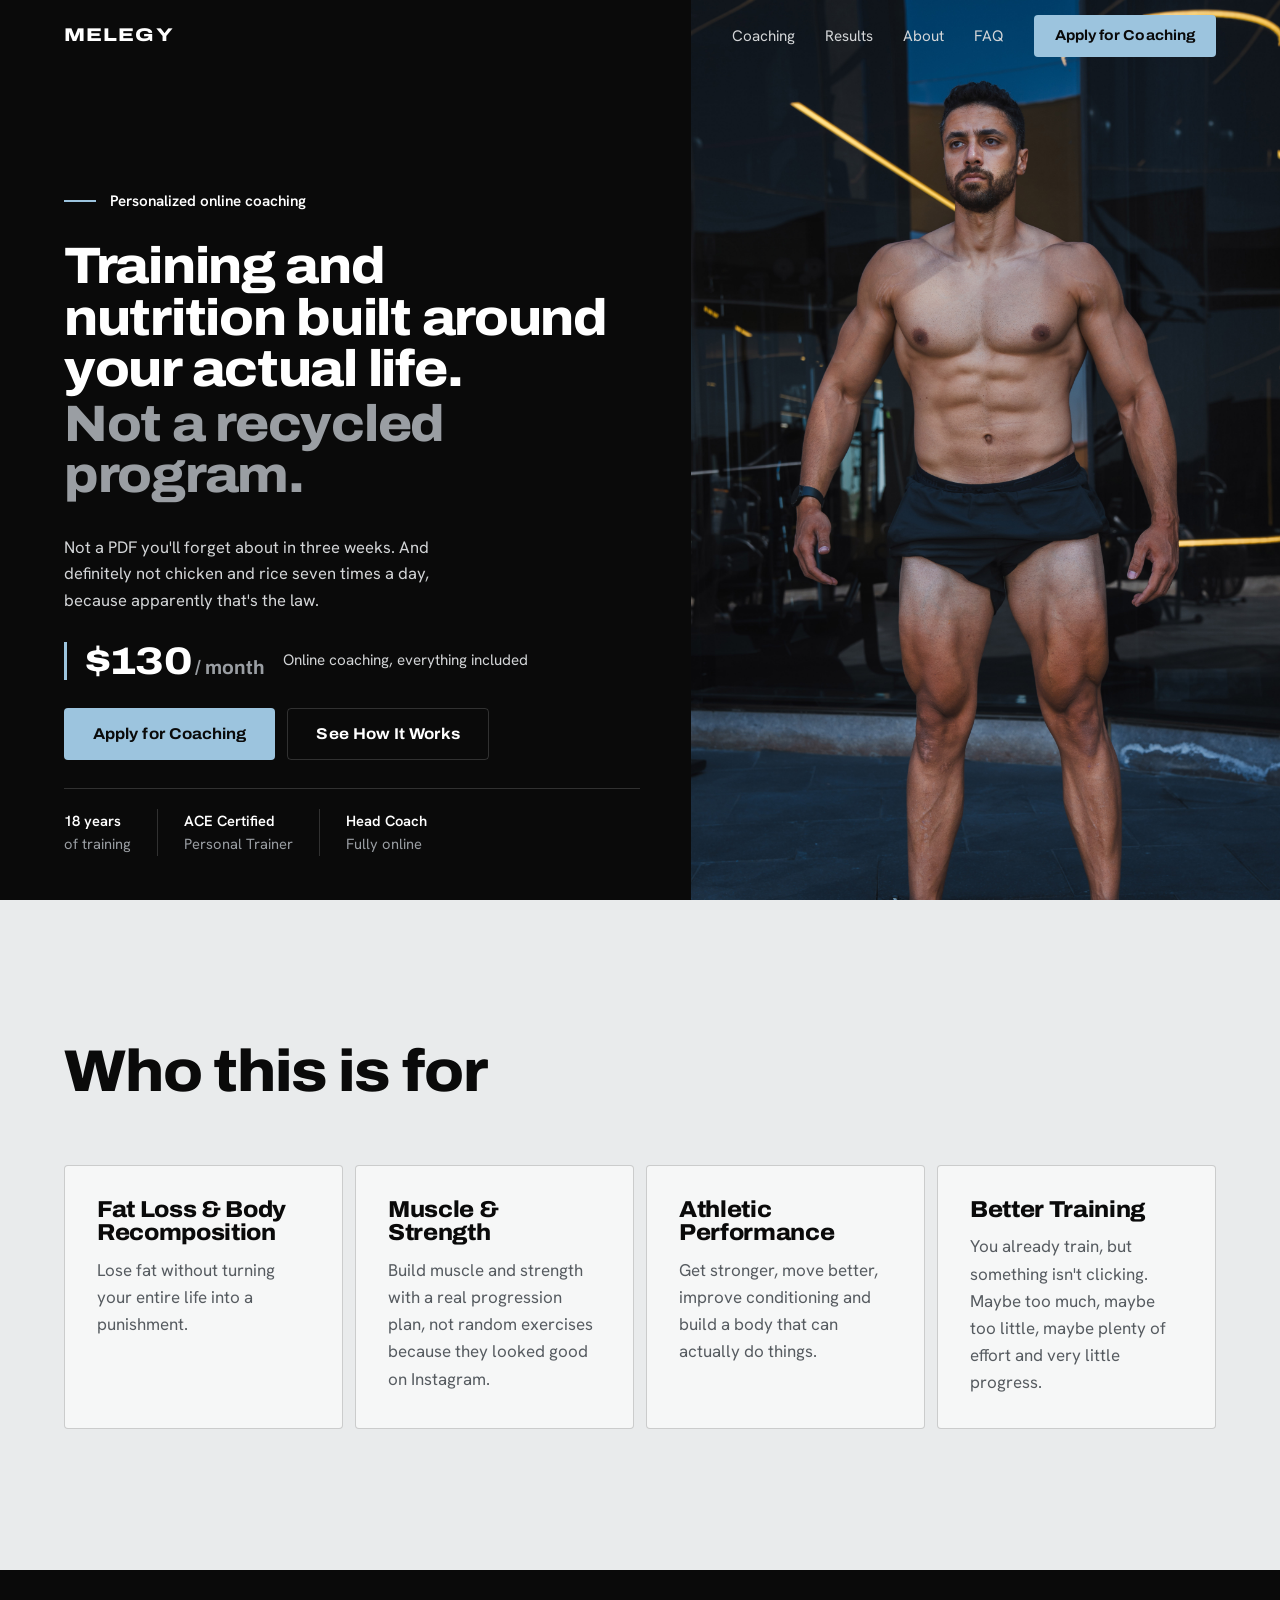
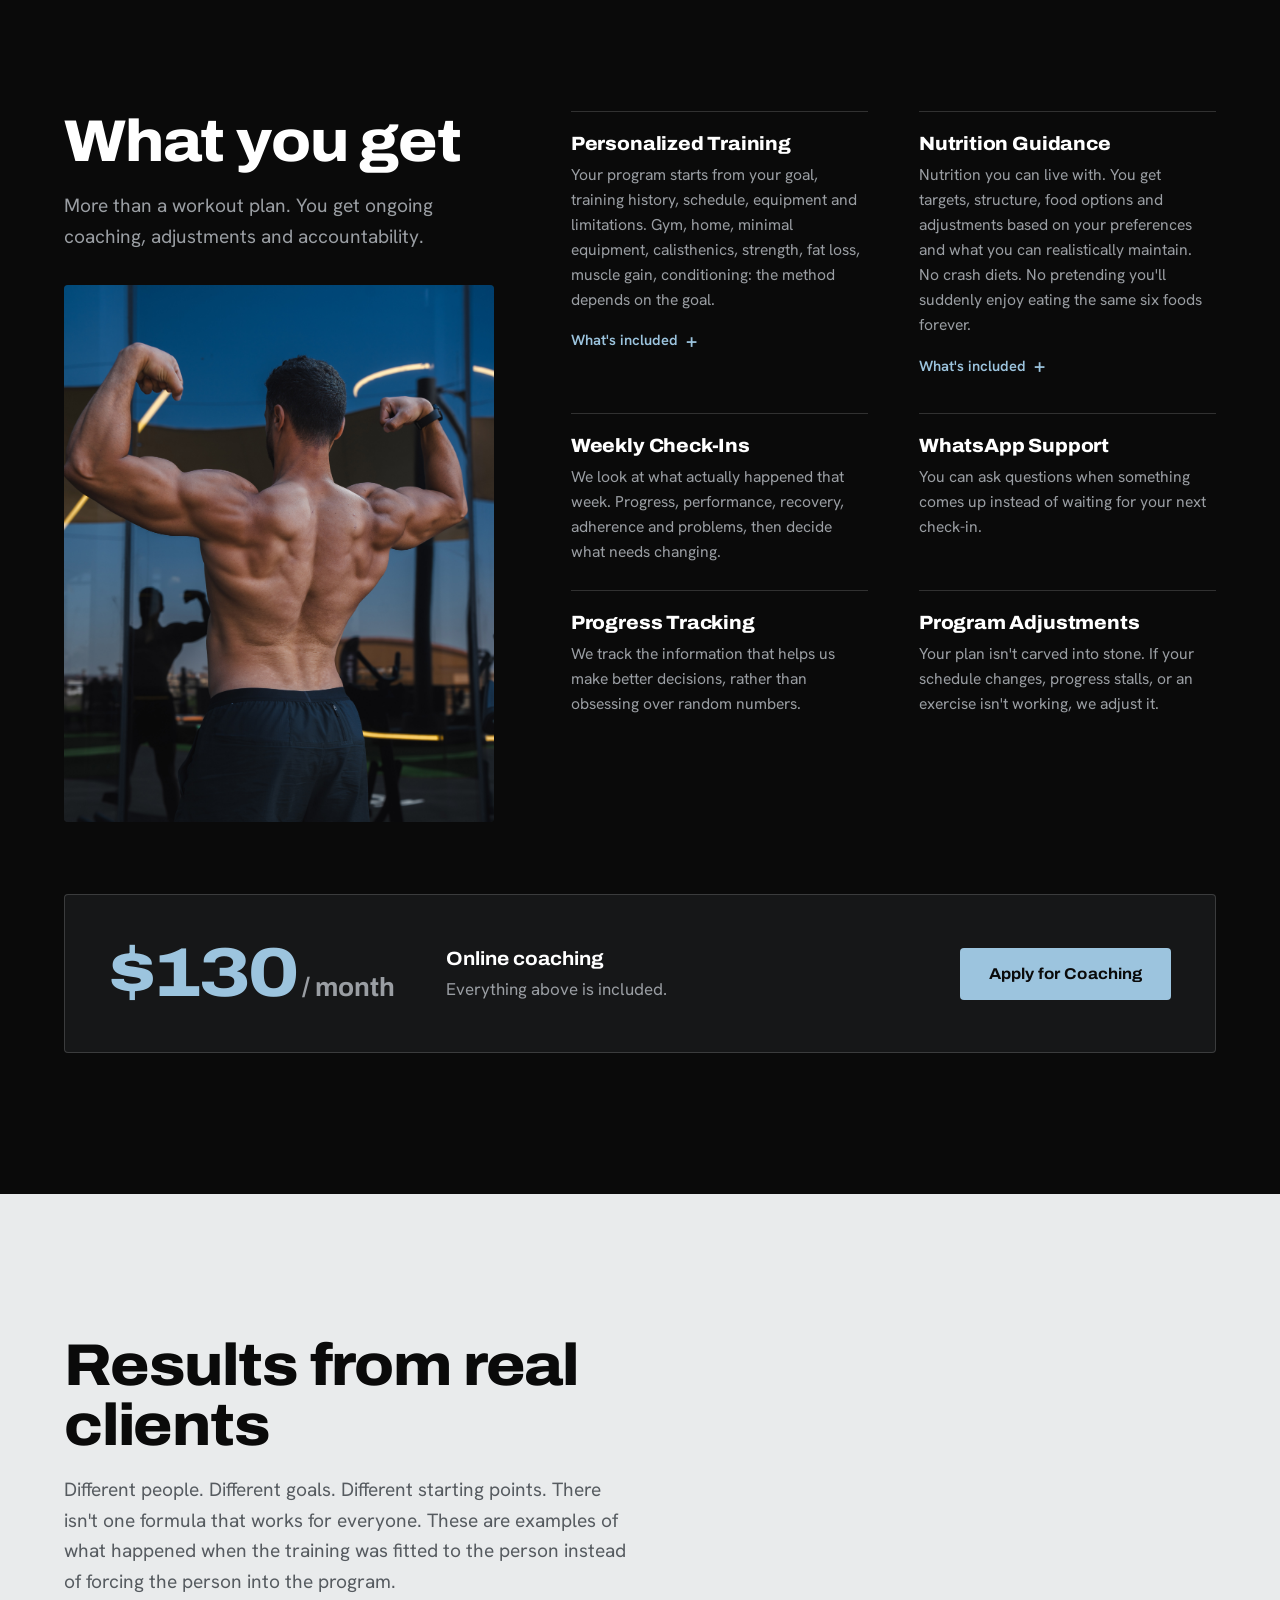
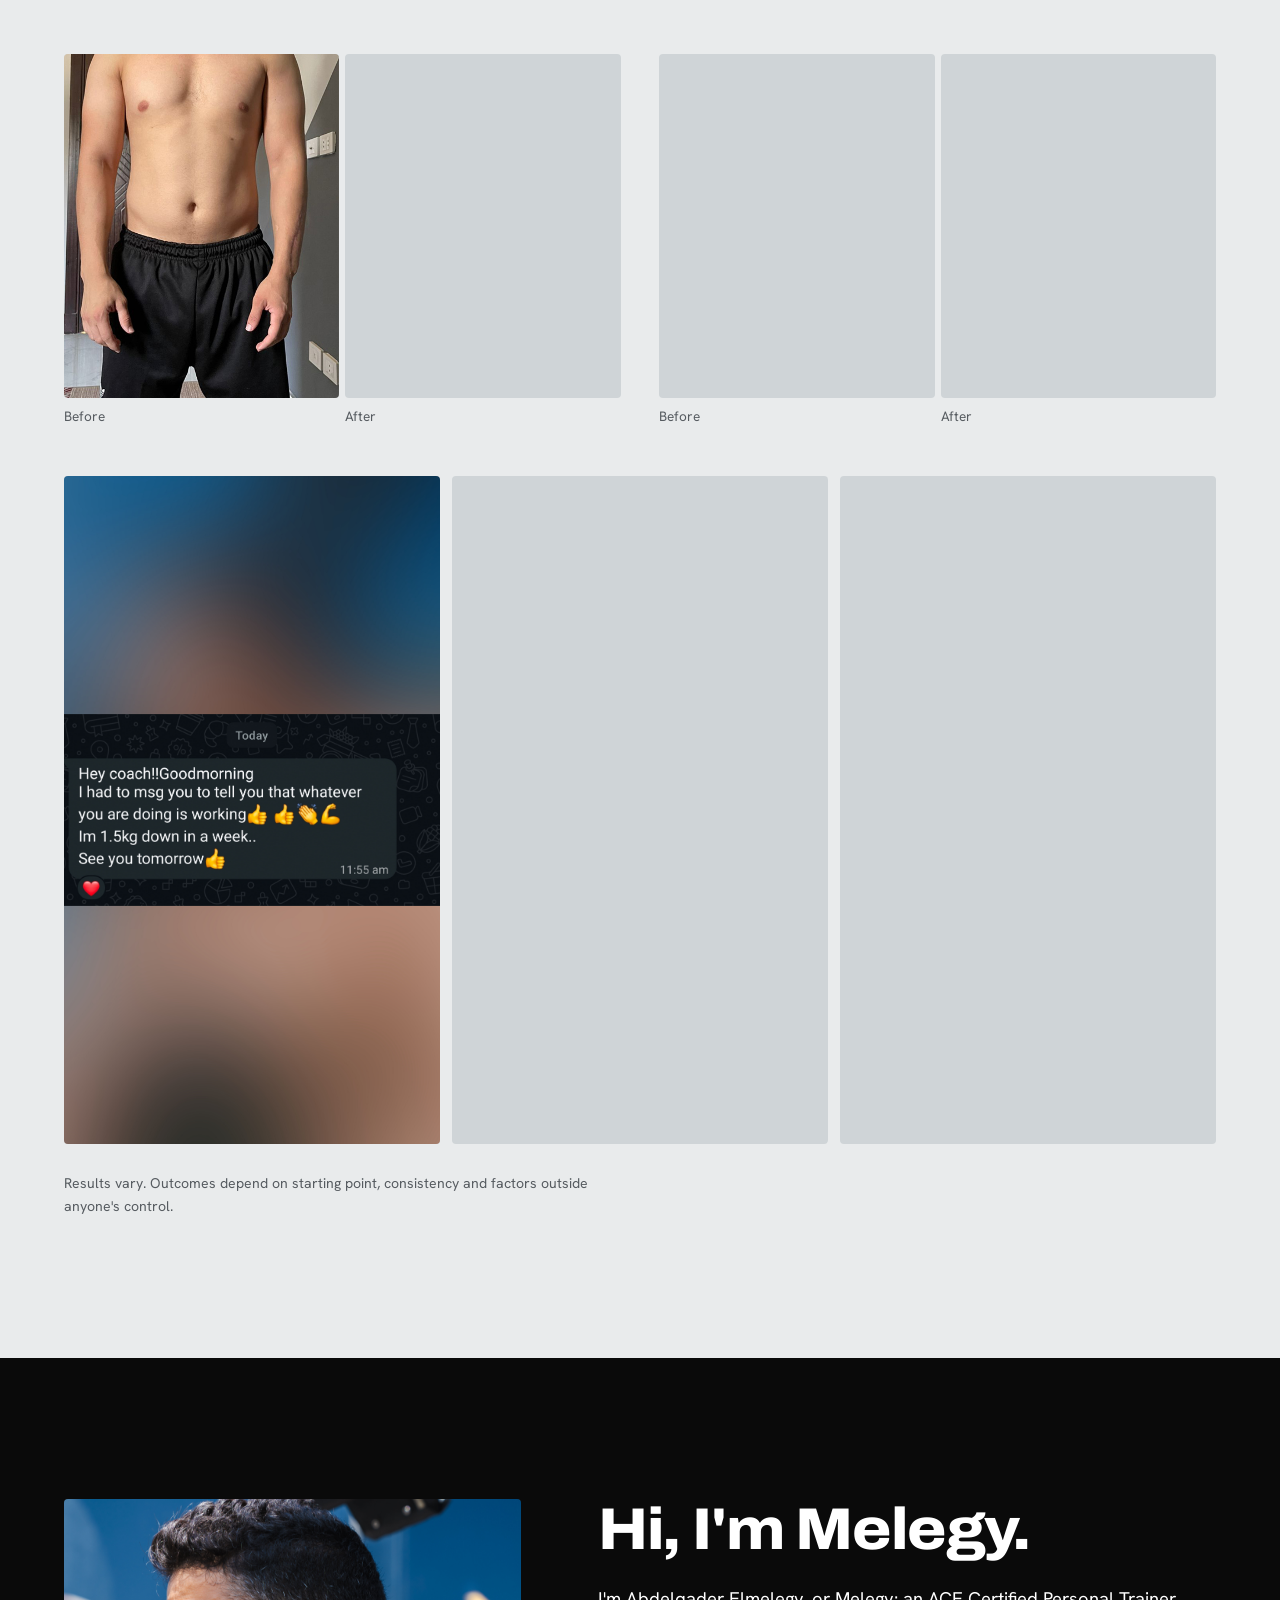
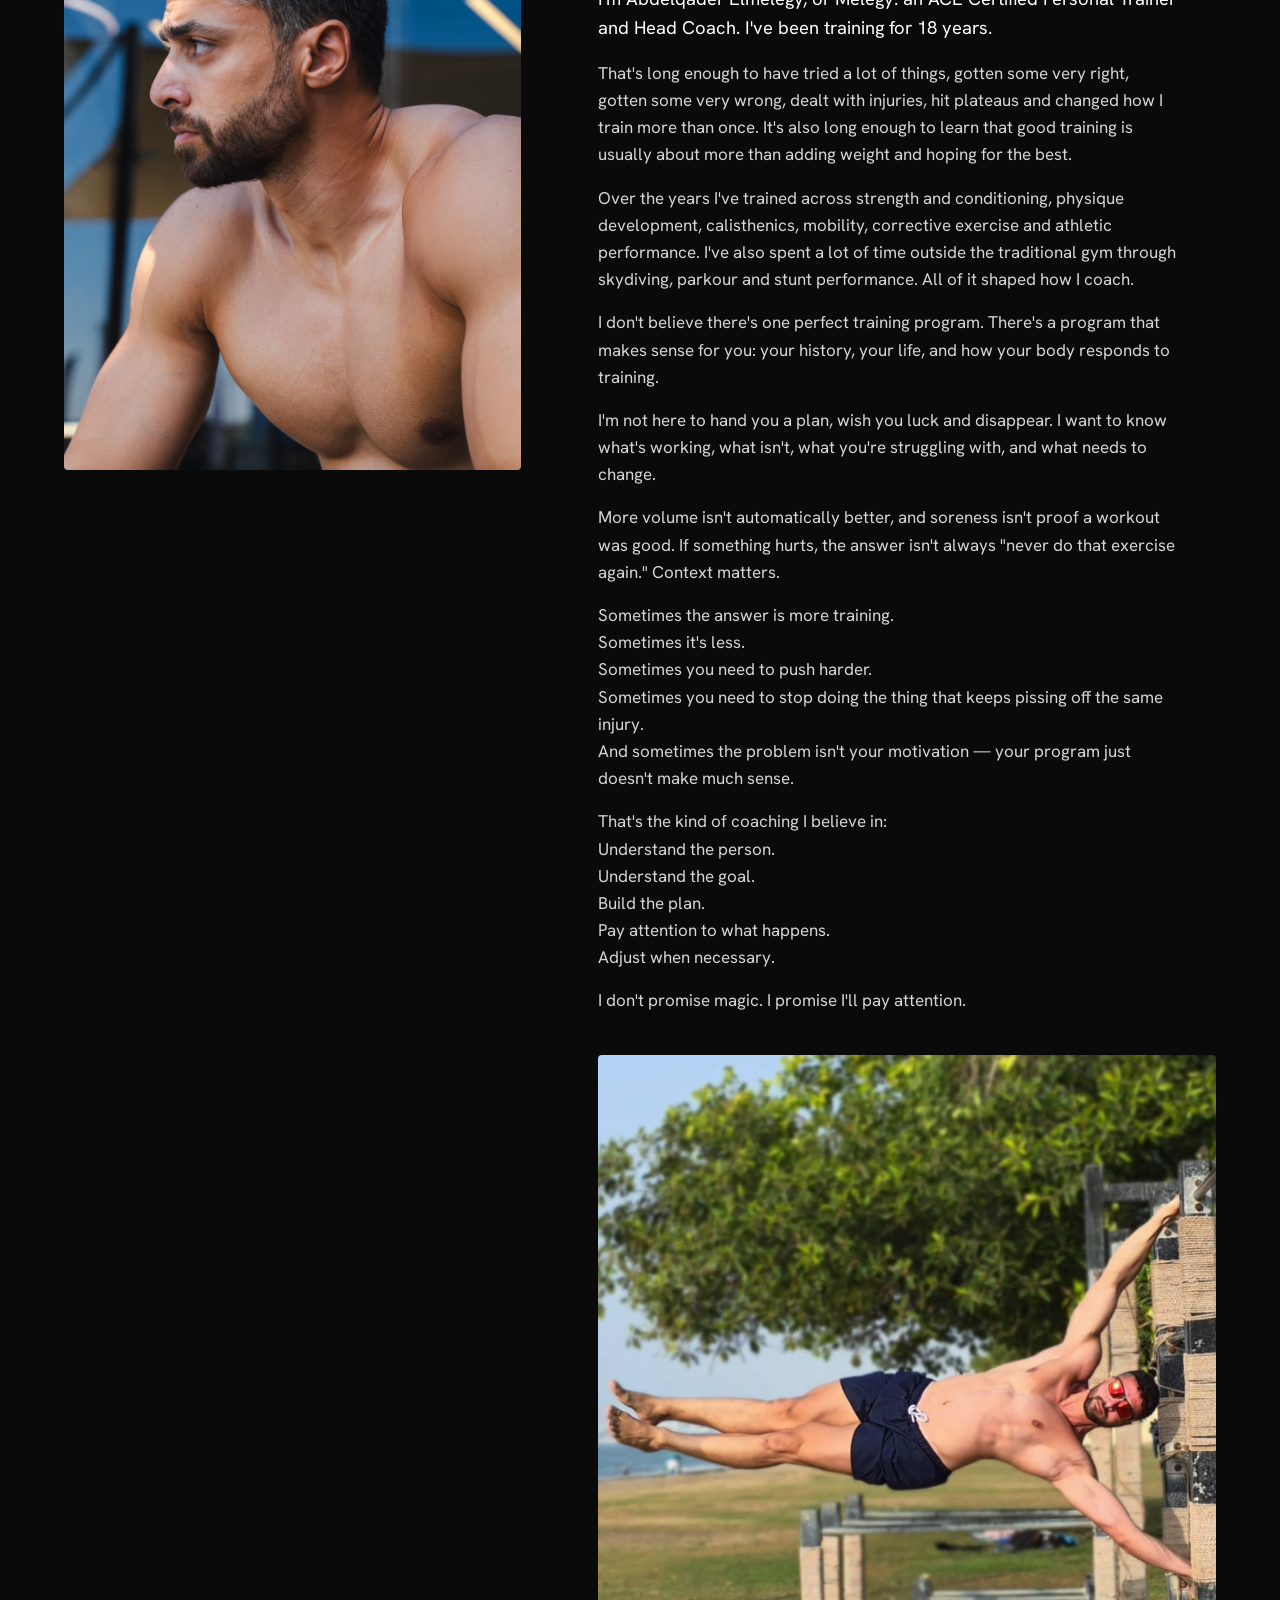
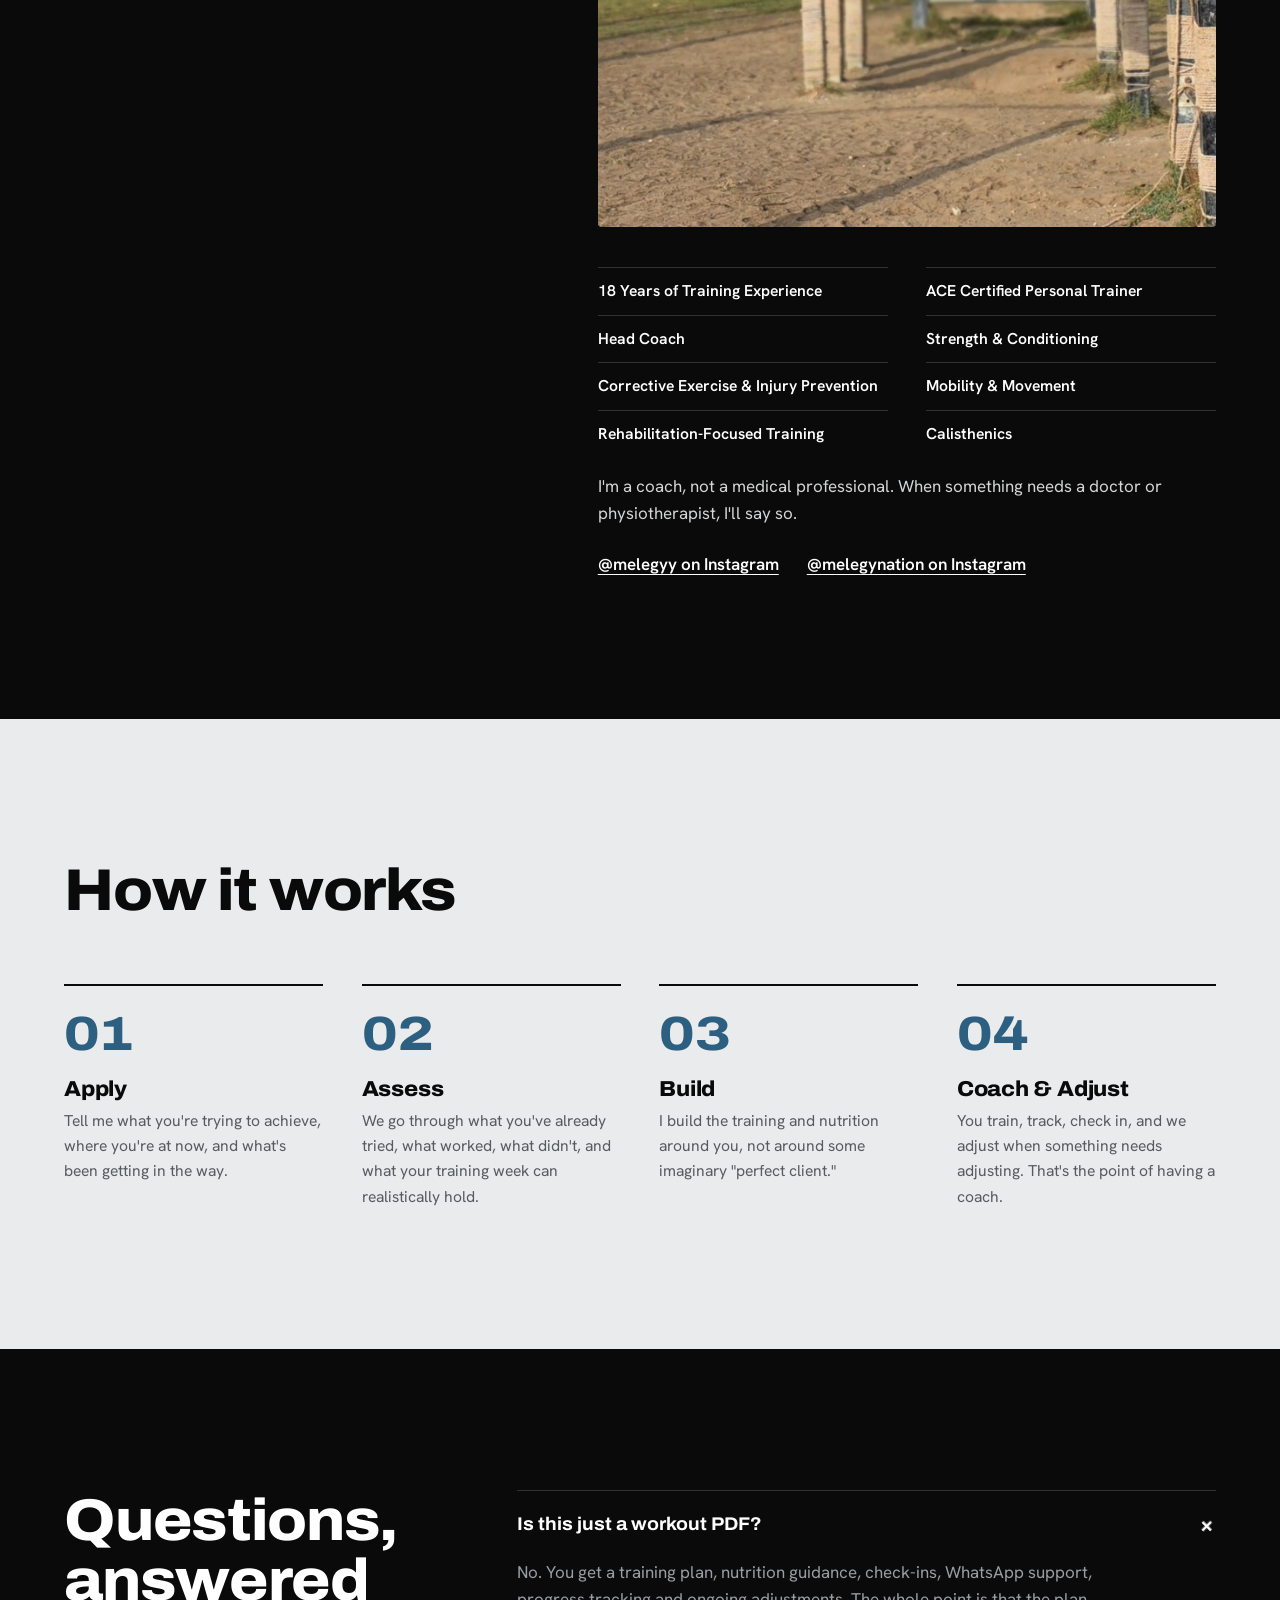
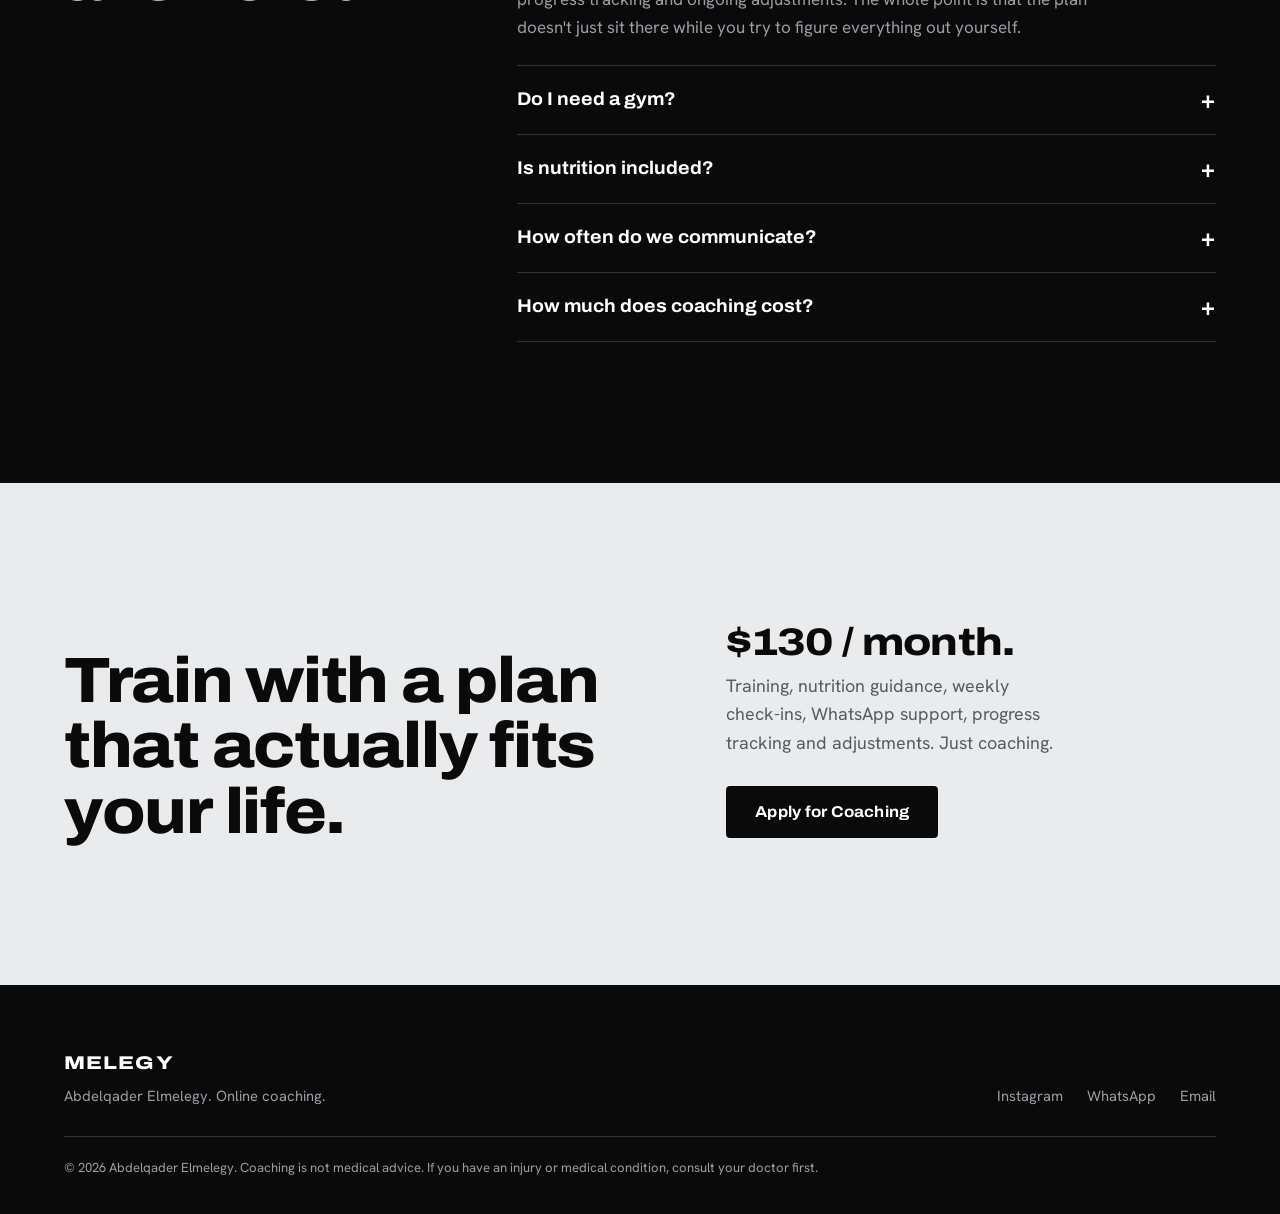
<file: index.html>
<!DOCTYPE html>
<html lang="en">
<head>
<meta charset="utf-8">
<meta name="viewport" content="width=device-width, initial-scale=1, viewport-fit=cover">
<title>Melegy | Online Fitness Coach: Personalized Training &amp; Nutrition</title>
<meta name="description" content="Personalized online coaching from Melegy, ACE Certified Personal Trainer and Head Coach. Training, nutrition, weekly check-ins and WhatsApp support. $130/month.">
<meta name="theme-color" content="#0A0A0A">

<!-- LAUNCH: uncomment and fill these once you have your domain -->
<!-- <link rel="canonical" href="[SITE_URL]/"> -->
<!-- <meta property="og:url" content="[SITE_URL]/"> -->
<!-- <meta property="og:image" content="[SITE_URL]/images/og.jpg"> -->  <!-- images/og.jpg (1200x630) is included; needs your full URL -->

<link rel="icon" href="favicon.svg" type="image/svg+xml">
<link rel="icon" href="favicon.ico" sizes="48x48">
<link rel="apple-touch-icon" href="apple-touch-icon.png">
<link rel="manifest" href="site.webmanifest">
<meta property="og:type" content="website">
<meta property="og:site_name" content="Melegy">
<meta property="og:title" content="Melegy | Personalized Online Coaching, $130/month">
<meta property="og:description" content="Training and nutrition built around your actual life. Not a recycled program.">
<meta name="twitter:card" content="summary_large_image">

<link rel="preload" href="fonts/archivo-latin-wdth-wght.woff2" as="font" type="font/woff2" crossorigin>
<link rel="preload" href="fonts/hanken-grotesk-latin-wght.woff2" as="font" type="font/woff2" crossorigin>
<link rel="stylesheet" href="css/styles.css">

<script type="application/ld+json">
{"@context":"https://schema.org","@type":"Service","serviceType":"Online fitness coaching","name":"Personalized Online Coaching with Melegy","description":"Ongoing online coaching: personalized training, nutrition guidance, weekly check-ins, WhatsApp support, progress tracking and program adjustments.","provider":{"@type":"Person","name":"Abdelqader Elmelegy","alternateName":"Melegy","jobTitle":"Head Coach","knowsAbout":["Strength and conditioning","Corrective exercise","Injury prevention","Mobility training","Calisthenics","Body recomposition","Athletic performance"]},"areaServed":["United Arab Emirates","Saudi Arabia","Qatar","Kuwait","Bahrain","Oman","United Kingdom","Italy","Germany"],"offers":{"@type":"Offer","price":"130","priceCurrency":"USD","priceSpecification":{"@type":"UnitPriceSpecification","price":"130","priceCurrency":"USD","unitText":"MONTH"}}}
</script>
</head>

<body>
<a class="skip" href="#main">Skip to content</a>

<!-- ============ NAV ============ -->
<header class="nav" id="nav">
  <div class="nav__in">
    <a class="brand" href="#top" aria-label="Melegy, back to top">MELEGY</a>
    <button class="burger" id="burger" aria-expanded="false" aria-controls="navlinks" aria-label="Open menu"><span></span><span></span><span></span></button>
    <nav class="nav__links" id="navlinks" aria-label="Main">
      <a href="#coaching">Coaching</a>
      <a href="#results">Results</a>
      <a href="#about">About</a>
      <a href="#faq">FAQ</a>
      <a class="btn btn--primary" href="https://tally.so/r/Y5LRRN" target="_blank" rel="noopener noreferrer" data-link="application">Apply for Coaching</a>
    </nav>
  </div>
</header>

<main id="main">

<!-- ============ 1. HERO ============ -->
<section class="hero" id="top">
  <div class="hero__copy">
    <p class="hero__eyebrow">Personalized online coaching</p>
    <h1>
      <span class="line"><span>Training and nutrition built around your actual life.</span></span>
      <span class="line"><span>Not a recycled program.</span></span>
    </h1>
    <p class="hero__sub">Not a PDF you'll forget about in three weeks. And definitely not chicken and rice seven times a day, because apparently that's the law.</p>
    <p class="offer"><span class="offer__price">$130<small> / month</small></span><span class="offer__what">Online coaching, everything included</span></p>
    <div class="btn-row">
      <a class="btn btn--primary" href="https://tally.so/r/Y5LRRN" target="_blank" rel="noopener noreferrer" data-link="application">Apply for Coaching</a>
      <!-- Shows "Book a Call" once LINKS.calendly is set; until then it falls back to "See How It Works" -->
      <a class="btn btn--ghost" href="#how" data-link="calendly" data-unset-href="#how" data-unset-text="See How It Works">Book a Call</a>
    </div>
    <ul class="hero__facts" aria-label="Credentials">
      <li><b>18 years</b>of training</li>
      <li><b>ACE Certified</b>Personal Trainer</li>
      <li><b>Head Coach</b>Fully online</li>
    </ul>
  </div>
  <div class="hero__media">
    <!-- PHOTO 1 — HERO
         File: images/hero.jpg  |  Tall crop (4:5 or taller), ~1600x2000, under 300 KB
         The file in images/ is a labelled placeholder: overwrite it with your photo (same filename).
         Update the alt text to describe the photo. -->
    <figure class="photo">
      <img src="images/hero.jpg" alt="Melegy, ACE Certified Personal Trainer and Head Coach, coaching in the gym" width="1600" height="2000" fetchpriority="high" decoding="async">
    </figure>
  </div>
</section>

<!-- ============ 2. WHO THIS IS FOR ============ -->
<section class="sec sec--light" id="who" aria-labelledby="who-h">
  <div class="wrap">
    <div class="sec-head">
      <h2 class="h2" id="who-h">Who this is for</h2>
    </div>
    <div class="bento">
      <article class="card">
        <h3>Fat Loss &amp; Body Recomposition</h3>
        <p>Lose fat without turning your entire life into a punishment.</p>
      </article>
      <article class="card">
        <h3>Muscle &amp; Strength</h3>
        <p>Build muscle and strength with a real progression plan, not random exercises because they looked good on Instagram.</p>
      </article>
      <article class="card">
        <h3>Athletic Performance</h3>
        <p>Get stronger, move better, improve conditioning and build a body that can actually do things.</p>
      </article>
      <article class="card">
        <h3>Better Training</h3>
        <p>You already train, but something isn't clicking. Maybe too much, maybe too little, maybe plenty of effort and very little progress.</p>
      </article>
    </div>
  </div>
</section>

<!-- ============ 3. WHAT YOU GET ============ -->
<section class="sec sec--dark" id="coaching" aria-labelledby="inc-h">
  <div class="wrap">
    <div class="inc">
      <div class="inc__left">
        <div>
          <h2 class="h2" id="inc-h">What you get</h2>
          <p class="lead muted">More than a workout plan. You get ongoing coaching, adjustments and accountability.</p>
        </div>
        <!-- PHOTO 7 — COACHING
             File: images/coaching.jpg  |  4:5, ~1600x2000
             A check-in in progress, you correcting a client's form, or a WhatsApp chat (with permission). -->
        <figure class="photo r-45">
          <img src="images/coaching.jpg" alt="Melegy reviewing a client's training" width="1600" height="2000" loading="lazy" decoding="async">
        </figure>
      </div>

      <ul class="ggrid">
        <li>
          <h3>Personalized Training</h3>
          <p>Your program starts from your goal, training history, schedule, equipment and limitations. Gym, home, minimal equipment, calisthenics, strength, fat loss, muscle gain, conditioning: the method depends on the goal.</p>
          <details class="mini">
            <summary>What's included</summary>
            <ul>
              <li>Exercise selection based on your goal and level</li>
              <li>Sets, reps, rest and progression clearly defined</li>
              <li>Fitted to your weekly schedule</li>
              <li>Exercise substitutions when necessary</li>
              <li>Cardio and conditioning when they serve the goal</li>
              <li>Mobility and corrective work where appropriate</li>
            </ul>
            <p class="mini__close muted">Every exercise has a reason. If I can't explain why it's in your program, it shouldn't be.</p>
          </details>
        </li>
        <li>
          <h3>Nutrition Guidance</h3>
          <p>Nutrition you can live with. You get targets, structure, food options and adjustments based on your preferences and what you can realistically maintain. No crash diets. No pretending you'll suddenly enjoy eating the same six foods forever.</p>
          <details class="mini">
            <summary>What's included</summary>
            <ul>
              <li>Nutrition targets and meal structure</li>
              <li>Food options based on your preferences and schedule</li>
              <li>Adjustments for dislikes and dietary restrictions</li>
              <li>Supplement guidance when appropriate</li>
            </ul>
          </details>
        </li>
        <li><h3>Weekly Check-Ins</h3><p>We look at what actually happened that week. Progress, performance, recovery, adherence and problems, then decide what needs changing.</p></li>
        <li><h3>WhatsApp Support</h3><p>You can ask questions when something comes up instead of waiting for your next check-in.</p></li>
        <li><h3>Progress Tracking</h3><p>We track the information that helps us make better decisions, rather than obsessing over random numbers.</p></li>
        <li><h3>Program Adjustments</h3><p>Your plan isn't carved into stone. If your schedule changes, progress stalls, or an exercise isn't working, we adjust it.</p></li>
      </ul>
    </div>

    <div class="pricebox">
      <p class="pricebox__n">$130<small> / month</small></p>
      <p class="pricebox__t"><b>Online coaching</b><span>Everything above is included.</span></p>
      <a class="btn btn--primary" href="https://tally.so/r/Y5LRRN" target="_blank" rel="noopener noreferrer" data-link="application">Apply for Coaching</a>
    </div>
  </div>
</section>

<!-- ============ 4. RESULTS ============
     Before/after photos and screenshots only. Overwrite the files in images/ with your real photos (same filenames).
     Get written permission before publishing any client photo or message.
     PHOTO 4 — CLIENT TRANSFORMATION: client-01-before/after.jpg, client-02-before/after.jpg (4:5, same pose/light/distance)
     PHOTO 5 — CLIENT SCREENSHOTS: screenshot-01..03.jpg (9:16 phone screenshots) -->
<section class="sec sec--light" id="results" aria-labelledby="results-h">
  <div class="wrap">
    <div class="results__head">
      <h2 class="h2" id="results-h">Results from real clients</h2>
      <p class="lead muted">Different people. Different goals. Different starting points. There isn't one formula that works for everyone. These are examples of what happened when the training was fitted to the person instead of forcing the person into the program.</p>
    </div>

    <div class="proof-grid proof-grid--2">
      <div class="ba-block">
        <div class="ba">
          <figure><div class="photo r-45"><img src="images/client-01-before.jpg" alt="Client 1 before coaching" width="1200" height="1500" loading="lazy" decoding="async"></div><figcaption>Before</figcaption></figure>
          <figure><div class="photo r-45"><img src="images/client-01-after.jpg" alt="Client 1 after coaching" width="1200" height="1500" loading="lazy" decoding="async"></div><figcaption>After</figcaption></figure>
        </div>
      </div>
      <div class="ba-block">
        <div class="ba">
          <figure><div class="photo r-45"><img src="images/client-02-before.jpg" alt="Client 2 before coaching" width="1200" height="1500" loading="lazy" decoding="async"></div><figcaption>Before</figcaption></figure>
          <figure><div class="photo r-45"><img src="images/client-02-after.jpg" alt="Client 2 after coaching" width="1200" height="1500" loading="lazy" decoding="async"></div><figcaption>After</figcaption></figure>
        </div>
      </div>
    </div>

    <div class="shots proof-row">
      <div class="photo r-916"><img src="images/screenshot-01.jpg" alt="Screenshot of a client message" width="900" height="1600" loading="lazy" decoding="async"></div>
      <div class="photo r-916"><img src="images/screenshot-02.jpg" alt="Screenshot of a client message" width="900" height="1600" loading="lazy" decoding="async"></div>
      <div class="photo r-916"><img src="images/screenshot-03.jpg" alt="Screenshot of a client message" width="900" height="1600" loading="lazy" decoding="async"></div>
    </div>

    <p class="fine">Results vary. Outcomes depend on starting point, consistency and factors outside anyone's control.</p>
  </div>
</section>

<!-- ============ 5. ABOUT MELEGY ============ -->
<section class="sec sec--dark" id="about" aria-labelledby="about-h">
  <div class="wrap about">
    <div class="about__media">
      <!-- PHOTO 2 — ABOUT
           File: images/about.jpg  |  4:5, ~1600x2000
           Candid and personal: in your training space, mid-session. Not a mirror selfie. -->
      <figure class="photo r-45">
        <img src="images/about.jpg" alt="Abdelqader Elmelegy training in the gym" width="1600" height="2000" loading="lazy" decoding="async">
      </figure>
    </div>

    <div class="about__copy">
      <h2 class="h2" id="about-h">Hi, I'm Melegy.</h2>
      <p>I'm Abdelqader Elmelegy, or Melegy: an ACE Certified Personal Trainer and Head Coach. I've been training for 18 years.</p>
      <p>That's long enough to have tried a lot of things, gotten some very right, gotten some very wrong, dealt with injuries, hit plateaus and changed how I train more than once. It's also long enough to learn that good training is usually about more than adding weight and hoping for the best.</p>
      <p>Over the years I've trained across strength and conditioning, physique development, calisthenics, mobility, corrective exercise and athletic performance. I've also spent a lot of time outside the traditional gym through skydiving, parkour and stunt performance. All of it shaped how I coach.</p>
      <p>I don't believe there's one perfect training program. There's a program that makes sense for you: your history, your life, and how your body responds to training.</p>
      <p>I'm not here to hand you a plan, wish you luck and disappear. I want to know what's working, what isn't, what you're struggling with, and what needs to change.</p>
      <p>More volume isn't automatically better, and soreness isn't proof a workout was good. If something hurts, the answer isn't always "never do that exercise again." Context matters.</p>
      <p>Sometimes the answer is more training.<br>Sometimes it's less.<br>Sometimes you need to push harder.<br>Sometimes you need to stop doing the thing that keeps pissing off the same injury.<br>And sometimes the problem isn't your motivation &mdash; your program just doesn't make much sense.</p>
      <p>That's the kind of coaching I believe in:<br>Understand the person.<br>Understand the goal.<br>Build the plan.<br>Pay attention to what happens.<br>Adjust when necessary.</p>
      <p>I don't promise magic. I promise I'll pay attention.</p>
      <!-- PHOTO 3 — ATHLETIC
           File: images/athletic.jpg  |  4:5, ~1600x2000
           Skydiving, parkour or a movement skill. One strong image. -->
      <figure class="photo r-45">
        <img src="images/athletic.jpg" alt="Melegy in action, moving athletically" width="1600" height="2000" loading="lazy" decoding="async">
      </figure>

      <ul class="creds">
        <li>18 Years of Training Experience</li>
        <li>ACE Certified Personal Trainer</li>
        <li>Head Coach</li>
        <li>Strength &amp; Conditioning</li>
        <li>Corrective Exercise &amp; Injury Prevention</li>
        <li>Mobility &amp; Movement</li>
        <li>Rehabilitation-Focused Training</li>
        <li>Calisthenics</li>
      </ul>
      <p>I'm a coach, not a medical professional. When something needs a doctor or physiotherapist, I'll say so.</p>
      <div class="socials">
        <a href="#" data-link="instagramPersonal" rel="noopener">@melegyy on Instagram</a>
        <a href="#" data-link="instagramPage" rel="noopener">@melegynation on Instagram</a>
      </div>
    </div>
  </div>
</section>

<!-- ============ 6. HOW IT WORKS ============ -->
<section class="sec sec--light" id="how" aria-labelledby="how-h">
  <div class="wrap">
    <div class="sec-head">
      <h2 class="h2" id="how-h">How it works</h2>
    </div>
    <ol class="steps">
      <li><h3>Apply</h3><p>Tell me what you're trying to achieve, where you're at now, and what's been getting in the way.</p></li>
      <li><h3>Assess</h3><p>We go through what you've already tried, what worked, what didn't, and what your training week can realistically hold.</p></li>
      <li><h3>Build</h3><p>I build the training and nutrition around you, not around some imaginary "perfect client."</p></li>
      <li><h3>Coach &amp; Adjust</h3><p>You train, track, check in, and we adjust when something needs adjusting. That's the point of having a coach.</p></li>
    </ol>
  </div>
</section>

<!-- ============ 7. FAQ ============ -->
<section class="sec sec--dark" id="faq" aria-labelledby="faq-h">
  <div class="wrap faq">
    <div class="faq__head">
      <h2 class="h2" id="faq-h">Questions, answered</h2>
    </div>
    <div>
      <details open><summary>Is this just a workout PDF?</summary><div><p>No. You get a training plan, nutrition guidance, check-ins, WhatsApp support, progress tracking and ongoing adjustments. The whole point is that the plan doesn't just sit there while you try to figure everything out yourself.</p></div></details>
      <details><summary>Do I need a gym?</summary><div><p>No. It works with a full gym, home equipment, minimal equipment or calisthenics, depending on what you're trying to achieve.</p></div></details>
      <details><summary>Is nutrition included?</summary><div><p>Yes. Nutrition guidance is part of the coaching.</p></div></details>
      <details><summary>How often do we communicate?</summary><div><p>You have weekly check-ins plus WhatsApp support between check-ins.</p></div></details>
      <details><summary>How much does coaching cost?</summary><div><p>$130/month.</p></div></details>
    </div>
  </div>
</section>

<!-- ============ 8. FINAL CTA ============
     There is no application form on this site. "Apply for Coaching" opens the Tally form (LINKS.application in js/main.js);
     Tally sends people on to Calendly after they submit. -->
<section class="sec sec--light" id="final-cta" aria-labelledby="cta-h">
  <div class="wrap cta">
    <h2 class="h2" id="cta-h">Train with a plan that actually fits your life.</h2>
    <div class="cta__side">
      <p class="cta__price"><b>$130 / month.</b> Training, nutrition guidance, weekly check-ins, WhatsApp support, progress tracking and adjustments. Just coaching.</p>
      <div class="btn-row">
        <a class="btn btn--primary" href="https://tally.so/r/Y5LRRN" target="_blank" rel="noopener noreferrer" data-link="application">Apply for Coaching</a>
      </div>
    </div>
  </div>
</section>

</main>

<!-- ============ FOOTER ============ -->
<footer class="foot">
  <div class="foot__in">
    <div>
      <a class="brand" href="#top">MELEGY</a>
      Abdelqader Elmelegy. Online coaching.
    </div>
    <nav aria-label="Contact">
      <a href="#" data-link="instagramPersonal">Instagram</a>
      <a href="#" data-link="whatsapp">WhatsApp</a>
      <a href="#" data-link="email">Email</a>
    </nav>
  </div>
  <p class="foot__legal">© <span id="year"></span> Abdelqader Elmelegy. Coaching is not medical advice. If you have an injury or medical condition, consult your doctor first.</p>
</footer>

<div class="sticky" id="sticky"><a class="btn btn--primary" href="https://tally.so/r/Y5LRRN" target="_blank" rel="noopener noreferrer" data-link="application">Apply for Coaching</a></div>

<script src="js/main.js"></script>
</body>
</html>
</file>
<file: css/styles.css>
/* =========================================================
   MELEGY: STYLES
   Dark ink + cool chalk, altitude-blue accent, Archivo display + Hanken Grotesk body.
   Edit tokens in :root.
   ========================================================= */

/* ---------- Self-hosted fonts (SIL Open Font License, see /fonts) ---------- */
@font-face{font-family:"Archivo";src:url("../fonts/archivo-latin-wdth-wght.woff2") format("woff2");font-weight:700 800;font-stretch:100% 125%;font-style:normal;font-display:swap}
@font-face{font-family:"Hanken Grotesk";src:url("../fonts/hanken-grotesk-latin-wght.woff2") format("woff2");font-weight:400 700;font-style:normal;font-display:swap}

:root{
  /* colour */
  --ink:#0A0A0A;          /* main dark */
  --graphite:#161718;     /* raised surface on dark */
  --chalk:#E9EBEC;        /* main light (cool gym chalk) */
  --paper:#F6F7F7;        /* raised surface on light */
  --white:#FFFFFF;
  --muted-d:#9A9EA3;      /* secondary text on dark */
  --muted-l:#565B60;      /* secondary text on light */
  --line-d:rgba(255,255,255,.16);
  --line-l:rgba(10,10,10,.18);
  --accent:#9CC4DE;       /* altitude blue, on dark */
  --accent-deep:#2C5F80;  /* altitude blue, on light */

  /* type */
  --f-display:"Archivo","Helvetica Neue",Arial,sans-serif;
  --f-body:"Hanken Grotesk",system-ui,-apple-system,"Segoe UI",Roboto,sans-serif;

  /* layout */
  --pad:clamp(20px,5vw,72px);
  --max:1240px;
  --radius:4px;
  --nav-h:72px;

  box-sizing:border-box;
}
*,*::before,*::after{box-sizing:inherit}
html{background:var(--ink);scroll-behavior:smooth;scroll-padding-top:calc(var(--nav-h) + env(safe-area-inset-top,0px) + 8px);-webkit-text-size-adjust:100%}
body{margin:0;background:var(--ink);color:var(--white);font-family:var(--f-body);font-size:1.0625rem;line-height:1.6;-webkit-font-smoothing:antialiased;overflow-x:hidden}
img{max-width:100%;display:block}
a{color:inherit}
h1,h2,h3,h4{font-family:var(--f-display);margin:0;font-weight:800;letter-spacing:-.02em;line-height:1.02}
p{margin:0}
ul,ol{margin:0;padding:0;list-style:none}
button,input,select,textarea{font:inherit;color:inherit}
button{cursor:pointer}
:focus-visible{outline:2px solid var(--accent);outline-offset:3px}
.sec--light :focus-visible{outline-color:var(--accent-deep)}
.skip{position:absolute;left:-999px;top:8px;background:var(--white);color:var(--ink);padding:10px 16px;z-index:200;border-radius:var(--radius)}
.skip:focus{left:8px}

/* ---------- Sections ---------- */
.sec{padding:clamp(72px,11vw,148px) var(--pad)}
.sec--dark{background:var(--ink);color:var(--white)}
.sec--light{background:var(--chalk);color:var(--ink)}
.wrap{max-width:var(--max);margin:0 auto}
.sec--dark .muted{color:var(--muted-d)}
.sec--light .muted{color:var(--muted-l)}
.h2{font-size:clamp(2rem,4.6vw,3.9rem);font-stretch:108%;max-width:16ch}
.lead{font-size:clamp(1.05rem,1.5vw,1.25rem);max-width:52ch;margin-top:20px}
.sec-head{margin-bottom:clamp(36px,5vw,64px)}
.tk{background:rgba(156,196,222,.28);padding:0 .35em;border-radius:2px;font-weight:600}
.sec--light .tk{background:rgba(44,95,128,.16)}

/* ---------- Buttons ---------- */
.btn{display:inline-flex;align-items:center;justify-content:center;gap:10px;min-height:52px;padding:0 28px;border-radius:var(--radius);border:1.5px solid transparent;font-family:var(--f-display);font-stretch:108%;font-weight:700;font-size:.98rem;letter-spacing:.005em;text-decoration:none;text-align:center;transition:background-color .2s,color .2s,border-color .2s;cursor:pointer}
.btn--primary{background:var(--accent);color:var(--ink)}
.btn--primary:hover{background:var(--white)}
.btn--ghost{border-color:var(--line-d);color:var(--white)}
.btn--ghost:hover{border-color:var(--white)}
.sec--light .btn--primary{background:var(--ink);color:var(--white)}
.sec--light .btn--primary:hover{background:var(--accent-deep)}
.btn-row{display:flex;flex-wrap:wrap;gap:12px}
.tlink{font-weight:600;text-underline-offset:4px}
.is-unset{text-decoration-style:dotted}

/* ---------- Photo slots (files live in /images; overwrite them with your photos) ---------- */
.photo{position:relative;margin:0;overflow:hidden;background:#1d1e20;border-radius:var(--radius)}
.photo img{position:absolute;inset:0;width:100%;height:100%;object-fit:cover}
.sec--light .photo{background:#cfd4d7}
.r-45{aspect-ratio:4/5}.r-43{aspect-ratio:4/3}.r-169{aspect-ratio:16/9}.r-916{aspect-ratio:9/16}

/* ---------- Nav ---------- */
.nav{position:fixed;top:0;left:0;right:0;z-index:1000;padding:env(safe-area-inset-top,0px) var(--pad) 0;border-bottom:1px solid transparent}
/* The bar background lives on ::before. backdrop-filter on .nav itself would turn it into the containing block
   for the fixed full-screen mobile menu and shrink that menu to the height of the bar. */
.nav::before{content:"";position:absolute;top:0;right:0;bottom:-1px;left:0;z-index:-1;border-bottom:1px solid var(--line-d);background:rgba(10,10,10,.92);backdrop-filter:blur(10px);-webkit-backdrop-filter:blur(10px);opacity:0;transition:opacity .25s;pointer-events:none}
.nav.is-solid::before{opacity:1}
.nav__in{max-width:var(--max);margin:0 auto;height:var(--nav-h);display:flex;align-items:center;justify-content:space-between;gap:24px}
.brand{font-family:var(--f-display);font-stretch:125%;font-weight:800;font-size:1.15rem;letter-spacing:.06em;text-decoration:none}
.nav__links{display:flex;align-items:center;gap:30px}
.nav__links a{text-decoration:none;font-size:.95rem;color:#d3d5d7;transition:color .2s}
.nav__links a:hover{color:var(--white)}
.nav__links .btn{min-height:42px;padding:0 20px;font-size:.9rem;color:var(--ink)}
.nav__links .btn:hover{color:var(--ink)}
.burger{display:none;width:44px;height:44px;border:1px solid var(--line-d);background:transparent;border-radius:var(--radius);position:relative}
.burger span{position:absolute;left:12px;right:12px;height:2px;background:var(--white);transition:transform .25s,opacity .2s}
.burger span:nth-child(1){top:16px}.burger span:nth-child(2){top:21px}.burger span:nth-child(3){top:26px}
.burger[aria-expanded="true"] span:nth-child(1){transform:translateY(5px) rotate(45deg)}
.burger[aria-expanded="true"] span:nth-child(2){opacity:0}
.burger[aria-expanded="true"] span:nth-child(3){transform:translateY(-5px) rotate(-45deg)}

/* ---------- 1. Hero ---------- */
.hero{min-height:100svh;display:grid;grid-template-columns:minmax(0,1.08fr) minmax(0,.92fr);background:var(--ink)}
.hero__copy{padding:calc(var(--nav-h) + 48px) clamp(28px,4vw,64px) 44px var(--pad);display:flex;flex-direction:column;justify-content:flex-end;gap:28px}
.hero__eyebrow{display:flex;align-items:center;gap:14px;font-size:.95rem;font-weight:600}
.hero__eyebrow::before{content:"";flex:none;width:32px;height:2px;background:var(--accent)}
.hero h1{font-size:clamp(2.2rem,4vw,3.9rem);font-stretch:108%;line-height:1;letter-spacing:-.025em}
.hero h1 .line{display:block;overflow:hidden;padding-bottom:.08em;text-wrap:balance}
.hero h1 .line span{display:block;transform:translateY(108%);animation:rise .9s cubic-bezier(.2,.7,.1,1) forwards}
.hero h1 .line:nth-child(2) span{animation-delay:.12s;color:var(--muted-d)}
@keyframes rise{to{transform:none}}
.hero__sub{font-size:clamp(1.02rem,1.3vw,1.18rem);max-width:46ch;color:#d3d5d7}
.offer{display:flex;align-items:center;gap:18px;flex-wrap:wrap;border-left:3px solid var(--accent);padding-left:18px}
.offer__price{font-family:var(--f-display);font-stretch:118%;font-weight:800;font-size:clamp(1.9rem,3vw,2.5rem);letter-spacing:-.02em;line-height:1;white-space:nowrap}
.offer__price small{font-size:.5em;font-stretch:100%;font-weight:700;letter-spacing:0;color:var(--muted-d)}
.offer__what{font-size:.95rem;color:#d3d5d7;line-height:1.4}
.hero__facts{display:grid;grid-template-columns:repeat(3,auto);justify-content:start;gap:0;border-top:1px solid var(--line-d);padding-top:20px;font-size:.92rem;color:var(--muted-d)}
.hero__facts li{padding-right:26px;margin-right:26px;border-right:1px solid var(--line-d)}
.hero__facts li:last-child{border:0;margin:0;padding:0}
.hero__facts b{display:block;color:var(--white);font-weight:600}
.hero__media{position:relative}
.hero__media .photo{position:absolute;inset:0;border-radius:0}

/* ---------- 2. Who this is for ---------- */
.bento{display:grid;grid-template-columns:repeat(4,1fr);gap:12px}
.card{background:var(--paper);border:1px solid var(--line-l);border-radius:var(--radius);padding:clamp(24px,2.6vw,32px);display:flex;flex-direction:column;gap:12px;min-height:200px}
.card h3{font-size:clamp(1.25rem,1.8vw,1.55rem);font-stretch:106%;letter-spacing:-.015em}
.card p{color:var(--muted-l)}

/* ---------- 3. What you get ---------- */
.inc{display:grid;grid-template-columns:minmax(0,.8fr) minmax(0,1.2fr);gap:clamp(40px,6vw,96px);align-items:start}
.inc__left{position:sticky;top:calc(var(--nav-h) + 40px);display:flex;flex-direction:column;gap:32px}
.ggrid{display:grid;grid-template-columns:1fr 1fr;gap:0 clamp(24px,4vw,56px)}
.ggrid li{padding:22px 0 26px;border-top:1px solid var(--line-d)}
.ggrid h3{font-size:1.2rem;font-stretch:106%;letter-spacing:-.01em;margin-bottom:8px}
.ggrid p{font-size:.98rem;color:var(--muted-d)}
details.mini{margin-top:6px}
details.mini summary{list-style:none;cursor:pointer;display:flex;align-items:center;gap:8px;min-height:44px;font-weight:600;font-size:.92rem;color:var(--accent)}
details.mini summary::-webkit-details-marker{display:none}
details.mini summary::after{content:"+";font-size:1.25rem;line-height:1;transition:transform .25s}
details.mini[open] summary::after{transform:rotate(45deg)}
details.mini .mini__intro{font-size:.93rem;color:#d3d5d7;margin-bottom:8px}
details.mini ul{border-top:1px solid var(--line-d)}
details.mini li{position:relative;padding:9px 0 9px 20px;border-top:0;border-bottom:1px solid var(--line-d);font-size:.93rem;color:#d3d5d7}
details.mini li::before{content:"";position:absolute;left:0;top:1.25em;width:8px;height:2px;background:var(--accent)}
details.mini .mini__close{margin-top:12px;font-size:.9rem}
.pricebox{margin-top:clamp(40px,6vw,72px);background:var(--graphite);border:1px solid var(--line-d);border-radius:var(--radius);padding:clamp(26px,3.6vw,44px);display:grid;grid-template-columns:auto minmax(0,1fr) auto;gap:20px clamp(24px,4vw,56px);align-items:center}
.pricebox__n{font-family:var(--f-display);font-stretch:118%;font-weight:800;font-size:clamp(2.6rem,5.4vw,4.4rem);letter-spacing:-.03em;line-height:1;color:var(--accent);white-space:nowrap}
.pricebox__n small{font-size:.38em;font-stretch:100%;letter-spacing:0;color:var(--muted-d);font-weight:700}
.pricebox__t b{display:block;font-family:var(--f-display);font-stretch:108%;font-weight:700;font-size:1.2rem;margin-bottom:2px}
.pricebox__t span{color:var(--muted-d)}

/* ---------- 4. Results ---------- */
.results__head{margin-bottom:clamp(32px,5vw,56px)}
.proof-grid{display:grid;grid-template-columns:repeat(3,1fr);gap:12px}
.proof-grid--2{grid-template-columns:repeat(2,1fr);gap:clamp(16px,3vw,40px)}
.proof-row{margin-top:clamp(28px,4vw,48px)}
.ba{display:grid;grid-template-columns:1fr 1fr;gap:6px}
.ba figure{margin:0}
.ba figcaption{font-size:.85rem;margin-top:8px;color:var(--muted-l)}
.shots{display:grid;grid-template-columns:repeat(3,1fr);gap:12px}
.fine{margin-top:28px;font-size:.88rem;color:var(--muted-d);max-width:70ch}
.sec--light .fine{color:var(--muted-l)}

/* ---------- 5. About ---------- */
.about{display:grid;grid-template-columns:minmax(0,.85fr) minmax(0,1.15fr);gap:clamp(36px,6vw,96px);align-items:start}
.about__media{position:sticky;top:calc(var(--nav-h) + 32px)}
.about__copy p{margin-top:16px;max-width:58ch;color:#d3d5d7}
.about__copy p:first-of-type{margin-top:26px;font-size:1.15rem;color:var(--white)}
.about__copy .photo{margin-top:clamp(28px,4vw,40px)}
.creds{margin-top:clamp(28px,4vw,40px);display:grid;grid-template-columns:1fr 1fr;gap:0 clamp(20px,3vw,40px)}
.creds li{padding:13px 0;border-top:1px solid var(--line-d);font-weight:600;font-size:.98rem;line-height:1.3}
.socials{margin-top:24px;display:flex;flex-wrap:wrap;gap:12px 28px}
.socials a{font-weight:600;text-underline-offset:4px}

/* ---------- 6. How it works ---------- */
.steps{display:grid;grid-template-columns:repeat(4,1fr);gap:0 clamp(20px,3vw,40px);counter-reset:s}
.steps li{border-top:2px solid var(--ink);padding-top:24px;counter-increment:s}
.steps li::before{content:counter(s,decimal-leading-zero);display:block;font-family:var(--f-display);font-stretch:118%;font-weight:800;font-size:3rem;line-height:1;color:var(--accent-deep);margin-bottom:20px}
.steps h3{font-size:1.35rem;font-stretch:106%;letter-spacing:-.01em;margin-bottom:8px}
.steps p{color:var(--muted-l);font-size:.98rem}

/* ---------- 7. FAQ ---------- */
.faq{display:grid;grid-template-columns:minmax(0,.7fr) minmax(0,1.3fr);gap:clamp(36px,6vw,96px);align-items:start}
.faq__head{position:sticky;top:calc(var(--nav-h) + 40px)}
.faq details{border-top:1px solid var(--line-d)}
.faq details:last-child{border-bottom:1px solid var(--line-d)}
.faq summary{list-style:none;cursor:pointer;padding:22px 0;display:flex;justify-content:space-between;gap:24px;font-family:var(--f-display);font-stretch:106%;font-weight:700;font-size:1.15rem;line-height:1.25}
.faq summary::-webkit-details-marker{display:none}
.faq summary::after{content:"+";font-size:1.5rem;line-height:1;flex:none;transition:transform .25s}
.faq details[open] summary::after{transform:rotate(45deg)}
.faq details>div{padding:0 0 24px;max-width:60ch;color:var(--muted-d)}

/* ---------- 8. Final CTA ---------- */
.cta{display:grid;grid-template-columns:minmax(0,1.1fr) minmax(0,.9fr);gap:clamp(28px,5vw,80px);align-items:end}
.cta .h2{font-size:clamp(2.2rem,5vw,4.2rem);max-width:14ch}
.cta__side{display:flex;flex-direction:column;gap:28px;align-items:flex-start;padding-bottom:6px}
.cta__price{font-size:clamp(1.05rem,1.4vw,1.2rem);color:var(--muted-l);max-width:34ch}
.cta__price b{display:block;font-family:var(--f-display);font-stretch:118%;font-weight:800;font-size:clamp(1.9rem,3vw,2.5rem);letter-spacing:-.02em;line-height:1;color:var(--ink);margin-bottom:10px}

/* ---------- Footer ---------- */
.foot{background:var(--ink);color:var(--muted-d);padding:clamp(40px,6vw,64px) var(--pad) 36px;font-size:.92rem}
.foot__in{max-width:var(--max);margin:0 auto;display:flex;flex-wrap:wrap;justify-content:space-between;align-items:flex-end;gap:24px}
.foot .brand{color:var(--white);display:block;margin-bottom:6px}
.foot nav{display:flex;flex-wrap:wrap;gap:8px 24px}
.foot a{text-decoration:none}.foot a:hover{color:var(--white)}
.foot__legal{max-width:var(--max);margin:28px auto 0;padding-top:20px;border-top:1px solid var(--line-d);font-size:.82rem}

/* ---------- Sticky mobile CTA ---------- */
.sticky{position:fixed;left:0;right:0;bottom:0;z-index:90;padding:10px var(--pad) calc(10px + env(safe-area-inset-bottom,0px));background:rgba(10,10,10,.94);border-top:1px solid var(--line-d);backdrop-filter:blur(10px);-webkit-backdrop-filter:blur(10px);transform:translateY(110%);transition:transform .3s;display:none}
.sticky.is-on{transform:none}
.sticky .btn{width:100%;min-height:50px}

/* ---------- Tablet ---------- */
@media (max-width:960px){
  .nav__links{position:fixed;top:0;right:0;bottom:0;left:0;width:100%;height:100vh;height:100dvh;z-index:1;background:var(--ink);flex-direction:column;justify-content:center;align-items:flex-start;gap:8px;padding:calc(var(--nav-h) + env(safe-area-inset-top,0px) + 24px) var(--pad) calc(40px + env(safe-area-inset-bottom,0px));overflow-y:auto;overscroll-behavior:contain;visibility:hidden;opacity:0;transition:opacity .25s,visibility .25s}
  .nav__links.is-open{visibility:visible;opacity:1}
  .nav__links a{font-family:var(--f-display);font-stretch:112%;font-weight:800;font-size:2rem;color:var(--white);padding:6px 0}
  .nav__links .btn{margin-top:20px;font-size:1rem;min-height:52px;padding:0 28px;font-stretch:108%}
  .burger{display:block;position:relative;z-index:2}
  .brand{position:relative;z-index:2}
  html.menu-open,html.menu-open body{overflow:hidden}
  .hero{grid-template-columns:1fr;min-height:0}
  .hero__copy{padding:calc(var(--nav-h) + 36px) var(--pad) 36px;gap:24px}
  .hero__media{aspect-ratio:4/5}
  .bento{grid-template-columns:1fr 1fr}
  .inc,.about,.faq,.cta{grid-template-columns:1fr}
  .inc__left,.about__media,.faq__head{position:static}
  .about__media{max-width:520px}
  .proof-grid{grid-template-columns:1fr 1fr}
  .steps{grid-template-columns:1fr 1fr;row-gap:36px}
  .pricebox{grid-template-columns:1fr}
  .sticky{display:block}
  .foot{padding-bottom:calc(96px + env(safe-area-inset-bottom,0px))}
}
@media (max-width:960px) and (max-height:560px){
  .nav__links{justify-content:flex-start}
}

/* ---------- Phone ---------- */
@media (max-width:620px){
  body{font-size:1rem}
  .hero__copy{gap:20px}
  .hero__facts{grid-template-columns:1fr;gap:12px}
  .hero__facts li{border:0;margin:0;padding:0}
  .btn-row .btn{width:100%}
  .offer{gap:6px 14px}
  .bento,.proof-grid,.proof-grid--2,.ggrid,.steps{grid-template-columns:1fr}
  .card{min-height:0;padding:22px}
  .creds{grid-template-columns:1fr 1fr;gap:0 16px}
  .creds li{font-size:.9rem;padding:12px 0}
  .pricebox .btn,.cta .btn{width:100%}
  .cta__side{align-items:stretch}
  .shots{display:flex;overflow-x:auto;scroll-snap-type:x mandatory;gap:10px;margin-right:calc(var(--pad) * -1);padding-right:var(--pad);scrollbar-width:none}
  .shots::-webkit-scrollbar{display:none}
  .shots .photo{flex:0 0 62%;scroll-snap-align:start}
  .ba figcaption{font-size:.78rem}
}

@media (prefers-reduced-motion:reduce){
  html{scroll-behavior:auto}
  *{transition-duration:.01ms!important}
  .hero h1 .line span{animation:none;transform:none}
}
</file>
